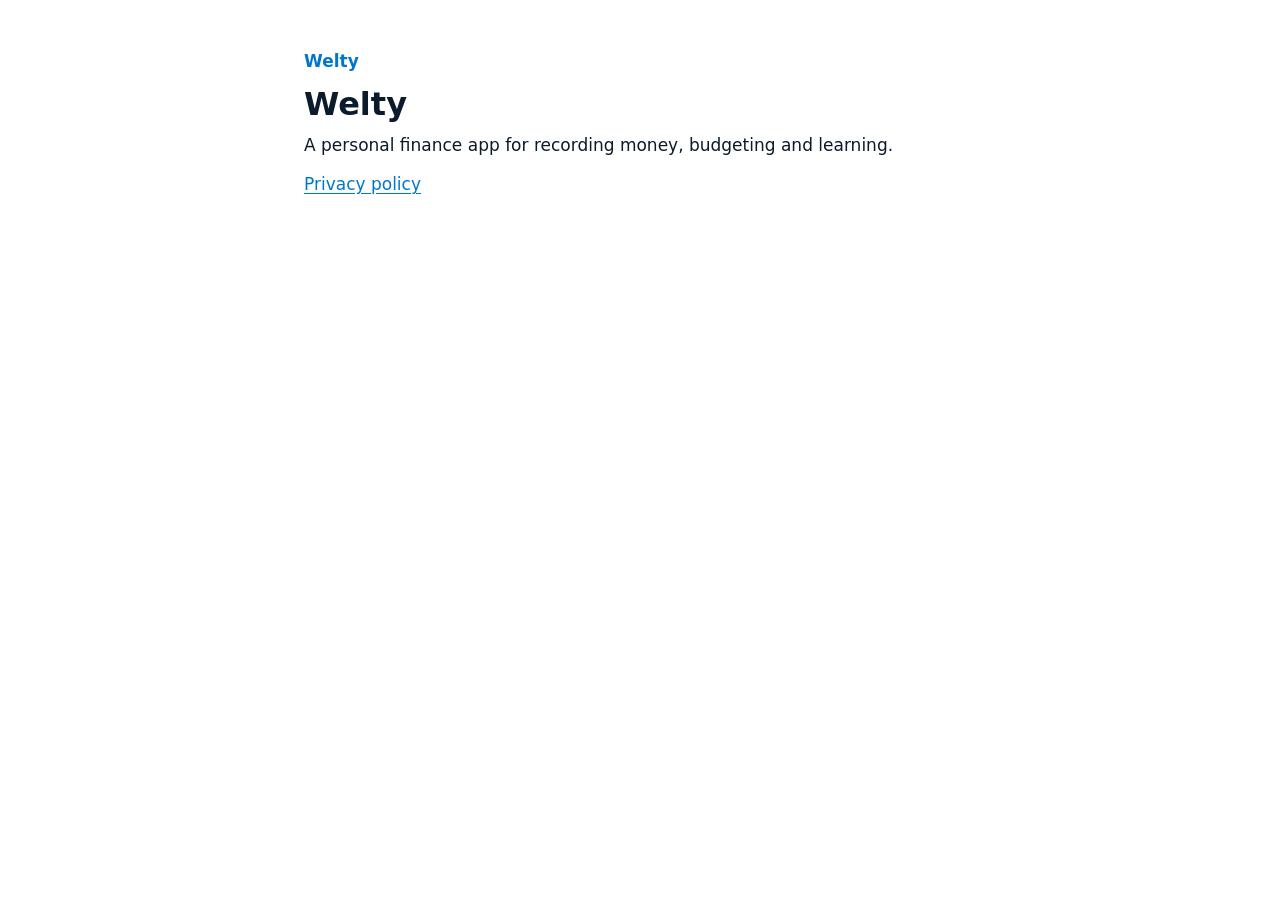
<file: index.html>
<!doctype html>
<html lang="en">
<head>
<meta charset="utf-8">
<meta name="viewport" content="width=device-width, initial-scale=1">
<title>Welty</title>
<link rel="stylesheet" href="style.css">
</head>
<body>
<main>
<p class="eyebrow">Welty</p>
<h1>Welty</h1>
<p>A personal finance app for recording money, budgeting and learning.</p>
<p><a href="privacy/">Privacy policy</a></p>
</main>
</body>
</html>
</file>
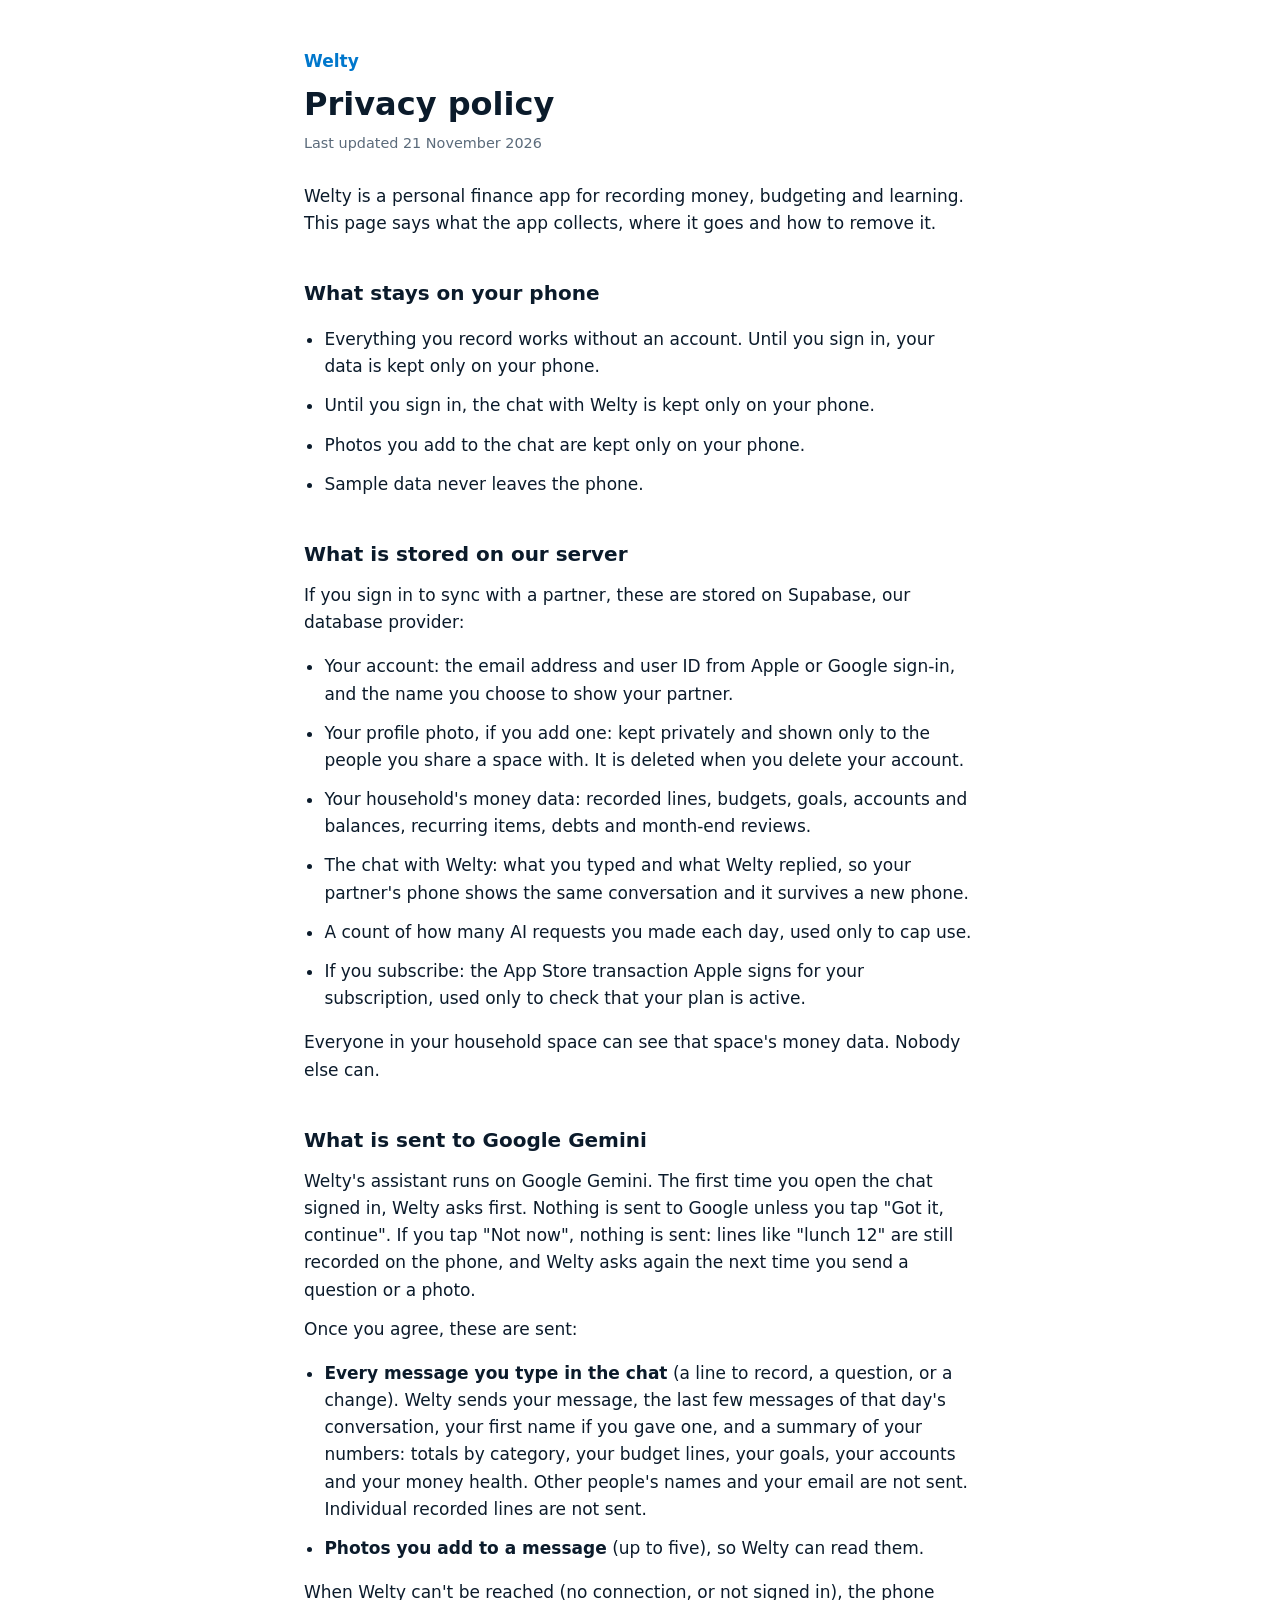
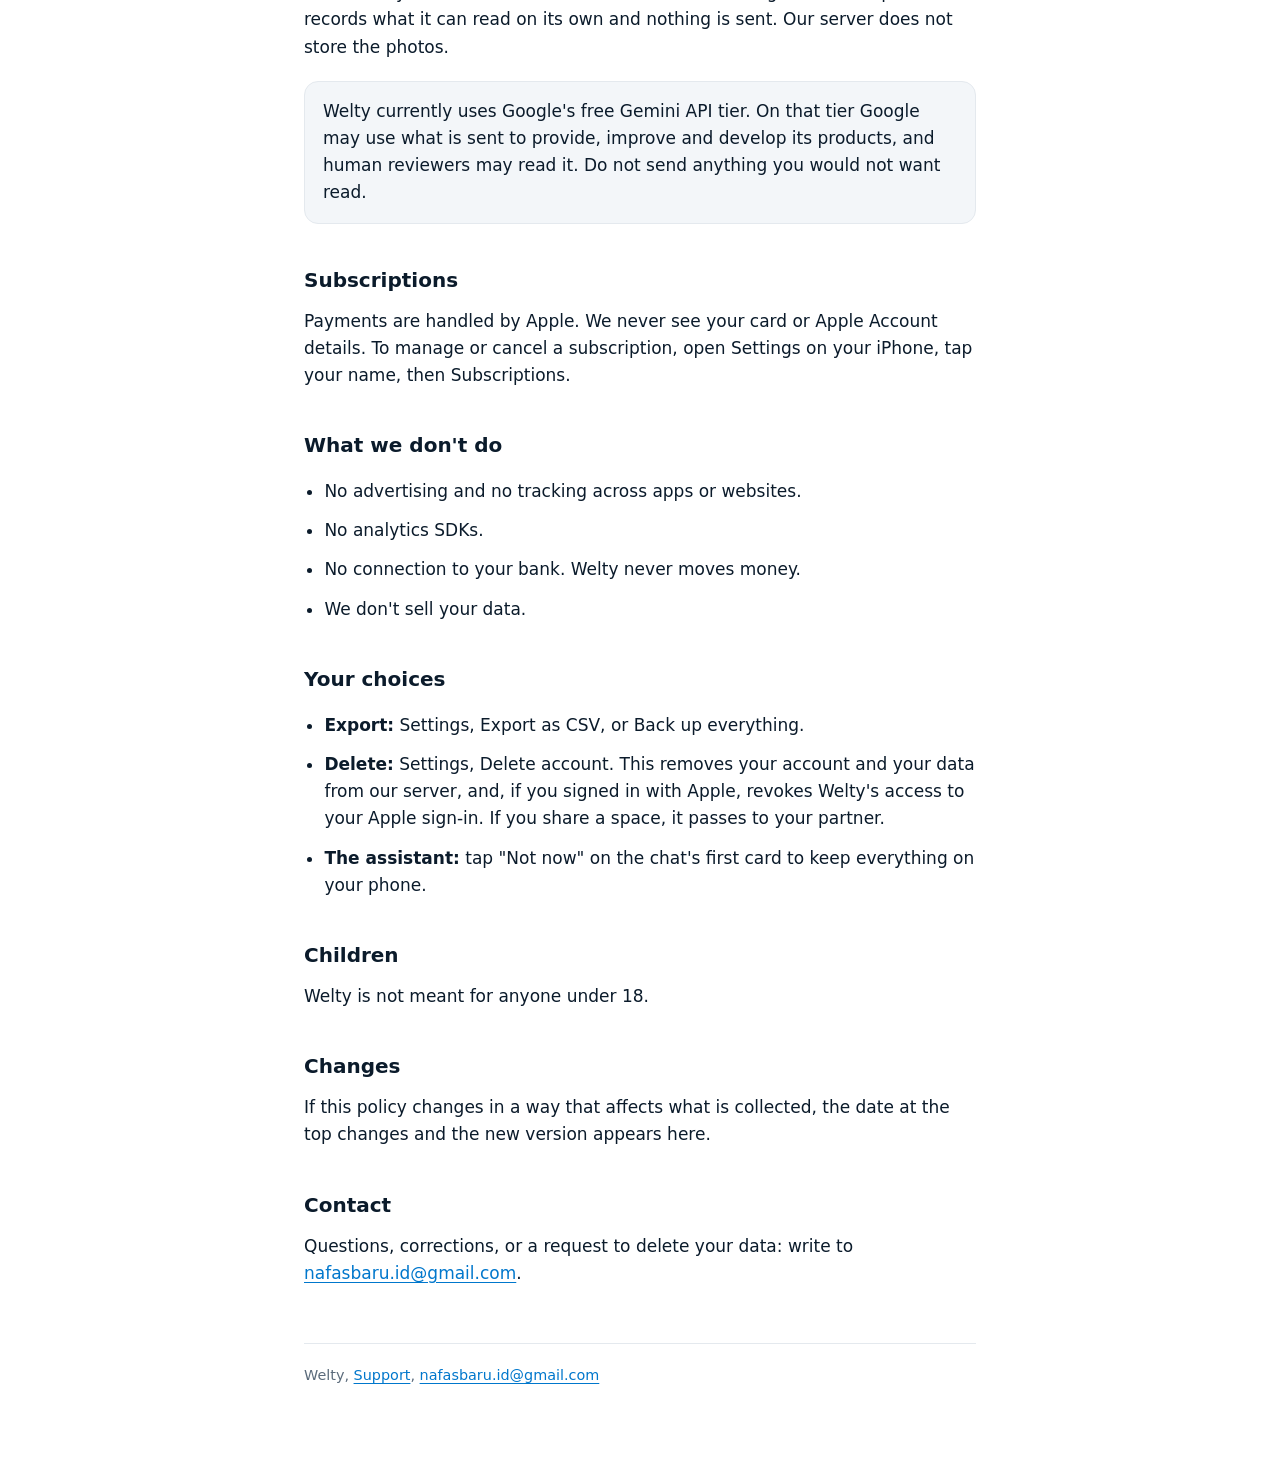
<file: privacy/index.html>
<!doctype html>
<html lang="en">
<head>
<meta charset="utf-8">
<meta name="viewport" content="width=device-width, initial-scale=1">
<title>Welty privacy policy</title>
<link rel="stylesheet" href="../style.css">
</head>
<body>
<main>
<header>
  <p class="eyebrow">Welty</p>
  <h1>Privacy policy</h1>
  <p class="updated">Last updated 21 November 2026</p>
</header>

<p>Welty is a personal finance app for recording money, budgeting and learning.
This page says what the app collects, where it goes and how to remove it.</p>

<h2>What stays on your phone</h2>
<ul>
  <li>Everything you record works without an account. Until you sign in, your data is kept only on your phone.</li>
  <li>Until you sign in, the chat with Welty is kept only on your phone.</li>
  <li>Photos you add to the chat are kept only on your phone.</li>
  <li>Sample data never leaves the phone.</li>
</ul>

<h2>What is stored on our server</h2>
<p>If you sign in to sync with a partner, these are stored on Supabase, our database provider:</p>
<ul>
  <li>Your account: the email address and user ID from Apple or Google sign-in, and the name you choose to show your partner.</li>
  <li>Your profile photo, if you add one: kept privately and shown only to the people you share a space with. It is deleted when you delete your account.</li>
  <li>Your household's money data: recorded lines, budgets, goals, accounts and balances, recurring items, debts and month-end reviews.</li>
  <li>The chat with Welty: what you typed and what Welty replied, so your partner's phone shows the same conversation and it survives a new phone.</li>
  <li>A count of how many AI requests you made each day, used only to cap use.</li>
  <li>If you subscribe: the App Store transaction Apple signs for your subscription, used only to check that your plan is active.</li>
</ul>
<p>Everyone in your household space can see that space's money data. Nobody else can.</p>

<h2>What is sent to Google Gemini</h2>
<p>Welty's assistant runs on Google Gemini. The first time you open the chat signed in, Welty asks first.
Nothing is sent to Google unless you tap "Got it, continue". If you tap "Not now", nothing is sent: lines like "lunch 12" are still recorded on the phone, and Welty asks again the next time you send a question or a photo.</p>
<p>Once you agree, these are sent:</p>
<ul>
  <li><strong>Every message you type in the chat</strong> (a line to record, a question, or a change). Welty sends your message, the last few messages of that day's conversation, your first name if you gave one, and a summary of your numbers: totals by category, your budget lines, your goals, your accounts and your money health. Other people's names and your email are not sent. Individual recorded lines are not sent.</li>
  <li><strong>Photos you add to a message</strong> (up to five), so Welty can read them.</li>
</ul>
<p>When Welty can't be reached (no connection, or not signed in), the phone records what it can read on its own and nothing is sent. Our server does not store the photos.</p>
<div class="note">
<p>Welty currently uses Google's free Gemini API tier. On that tier Google may use what is sent to provide, improve and develop its products, and human reviewers may read it. Do not send anything you would not want read.</p>
</div>

<h2>Subscriptions</h2>
<p>Payments are handled by Apple. We never see your card or Apple Account details. To manage or cancel a subscription, open Settings on your iPhone, tap your name, then Subscriptions.</p>

<h2>What we don't do</h2>
<ul>
  <li>No advertising and no tracking across apps or websites.</li>
  <li>No analytics SDKs.</li>
  <li>No connection to your bank. Welty never moves money.</li>
  <li>We don't sell your data.</li>
</ul>

<h2>Your choices</h2>
<ul>
  <li><strong>Export:</strong> Settings, Export as CSV, or Back up everything.</li>
  <li><strong>Delete:</strong> Settings, Delete account. This removes your account and your data from our server, and, if you signed in with Apple, revokes Welty's access to your Apple sign-in. If you share a space, it passes to your partner.</li>
  <li><strong>The assistant:</strong> tap "Not now" on the chat's first card to keep everything on your phone.</li>
</ul>

<h2>Children</h2>
<p>Welty is not meant for anyone under 18.</p>

<h2>Changes</h2>
<p>If this policy changes in a way that affects what is collected, the date at the top changes and the new version appears here.</p>

<h2>Contact</h2>
<p>Questions, corrections, or a request to delete your data: write to
<a href="mailto:nafasbaru.id@gmail.com">nafasbaru.id@gmail.com</a>.</p>

<footer>Welty, <a href="../support/">Support</a>, <a href="mailto:nafasbaru.id@gmail.com">nafasbaru.id@gmail.com</a></footer>
</main>
</body>
</html>
</file>
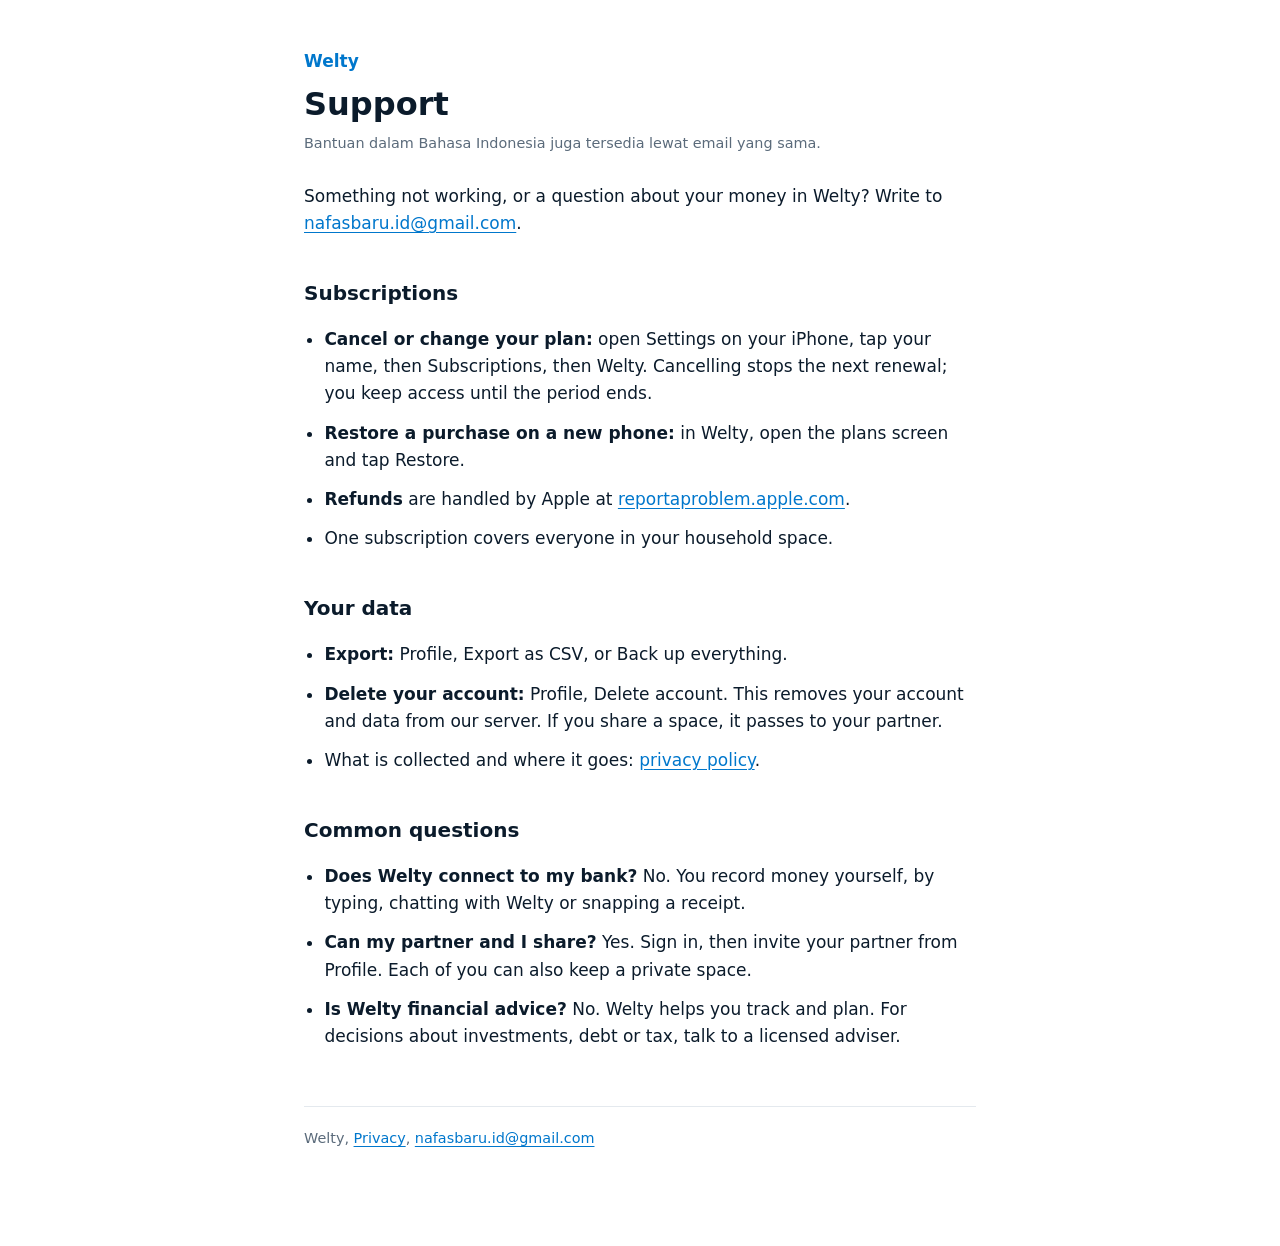
<file: support/index.html>
<!doctype html>
<html lang="en">
<head>
<meta charset="utf-8">
<meta name="viewport" content="width=device-width, initial-scale=1">
<title>Welty support</title>
<link rel="stylesheet" href="../style.css">
</head>
<body>
<main>
<header>
  <p class="eyebrow">Welty</p>
  <h1>Support</h1>
  <p class="updated">Bantuan dalam Bahasa Indonesia juga tersedia lewat email yang sama.</p>
</header>

<p>Something not working, or a question about your money in Welty? Write to
<a href="mailto:nafasbaru.id@gmail.com">nafasbaru.id@gmail.com</a>.</p>

<h2>Subscriptions</h2>
<ul>
  <li><strong>Cancel or change your plan:</strong> open Settings on your iPhone, tap your name, then Subscriptions, then Welty. Cancelling stops the next renewal; you keep access until the period ends.</li>
  <li><strong>Restore a purchase on a new phone:</strong> in Welty, open the plans screen and tap Restore.</li>
  <li><strong>Refunds</strong> are handled by Apple at <a href="https://reportaproblem.apple.com">reportaproblem.apple.com</a>.</li>
  <li>One subscription covers everyone in your household space.</li>
</ul>

<h2>Your data</h2>
<ul>
  <li><strong>Export:</strong> Profile, Export as CSV, or Back up everything.</li>
  <li><strong>Delete your account:</strong> Profile, Delete account. This removes your account and data from our server. If you share a space, it passes to your partner.</li>
  <li>What is collected and where it goes: <a href="../privacy/">privacy policy</a>.</li>
</ul>

<h2>Common questions</h2>
<ul>
  <li><strong>Does Welty connect to my bank?</strong> No. You record money yourself, by typing, chatting with Welty or snapping a receipt.</li>
  <li><strong>Can my partner and I share?</strong> Yes. Sign in, then invite your partner from Profile. Each of you can also keep a private space.</li>
  <li><strong>Is Welty financial advice?</strong> No. Welty helps you track and plan. For decisions about investments, debt or tax, talk to a licensed adviser.</li>
</ul>

<footer>Welty, <a href="../privacy/">Privacy</a>, <a href="mailto:nafasbaru.id@gmail.com">nafasbaru.id@gmail.com</a></footer>
</main>
</body>
</html>
</file>
<file: style.css>
/* Welty's own white ground, ink text and sky links, so the policy reads as the same product. */
:root { --ground: #fff; --ink: #0b1b2b; --quiet: #5b6b7b; --line: #e4e9ee; --link: #0077cc; --wash: #f3f6f9; }
@media (prefers-color-scheme: dark) {
  :root { --ground: #0a1119; --ink: #f3f7fb; --quiet: #9aa9b8; --line: #1e2a36; --link: #5cbdff; --wash: #121c27; }
}
* { box-sizing: border-box; }
body {
  margin: 0; padding: 48px 20px 96px; background: var(--ground); color: var(--ink);
  font: 17px/1.6 -apple-system, system-ui, "Segoe UI", Roboto, sans-serif; -webkit-text-size-adjust: 100%;
}
main { max-width: 42rem; margin: 0 auto; }
.eyebrow { font-weight: 700; color: var(--link); margin: 0 0 10px; }
h1 { font-size: 2rem; line-height: 1.2; margin: 0 0 8px; }
h2 { font-size: 1.25rem; margin: 40px 0 12px; }
p, li { margin: 0 0 12px; }
ul { padding-left: 1.2em; }
a { color: var(--link); text-underline-offset: 3px; }
.updated { color: var(--quiet); font-size: .9rem; margin: 0 0 28px; }
.note { background: var(--wash); border: 1px solid var(--line); border-radius: 14px; padding: 16px 18px; margin: 20px 0; }
.note p:last-child { margin-bottom: 0; }
footer { margin-top: 56px; padding-top: 20px; border-top: 1px solid var(--line); color: var(--quiet); font-size: .9rem; }
</file>
